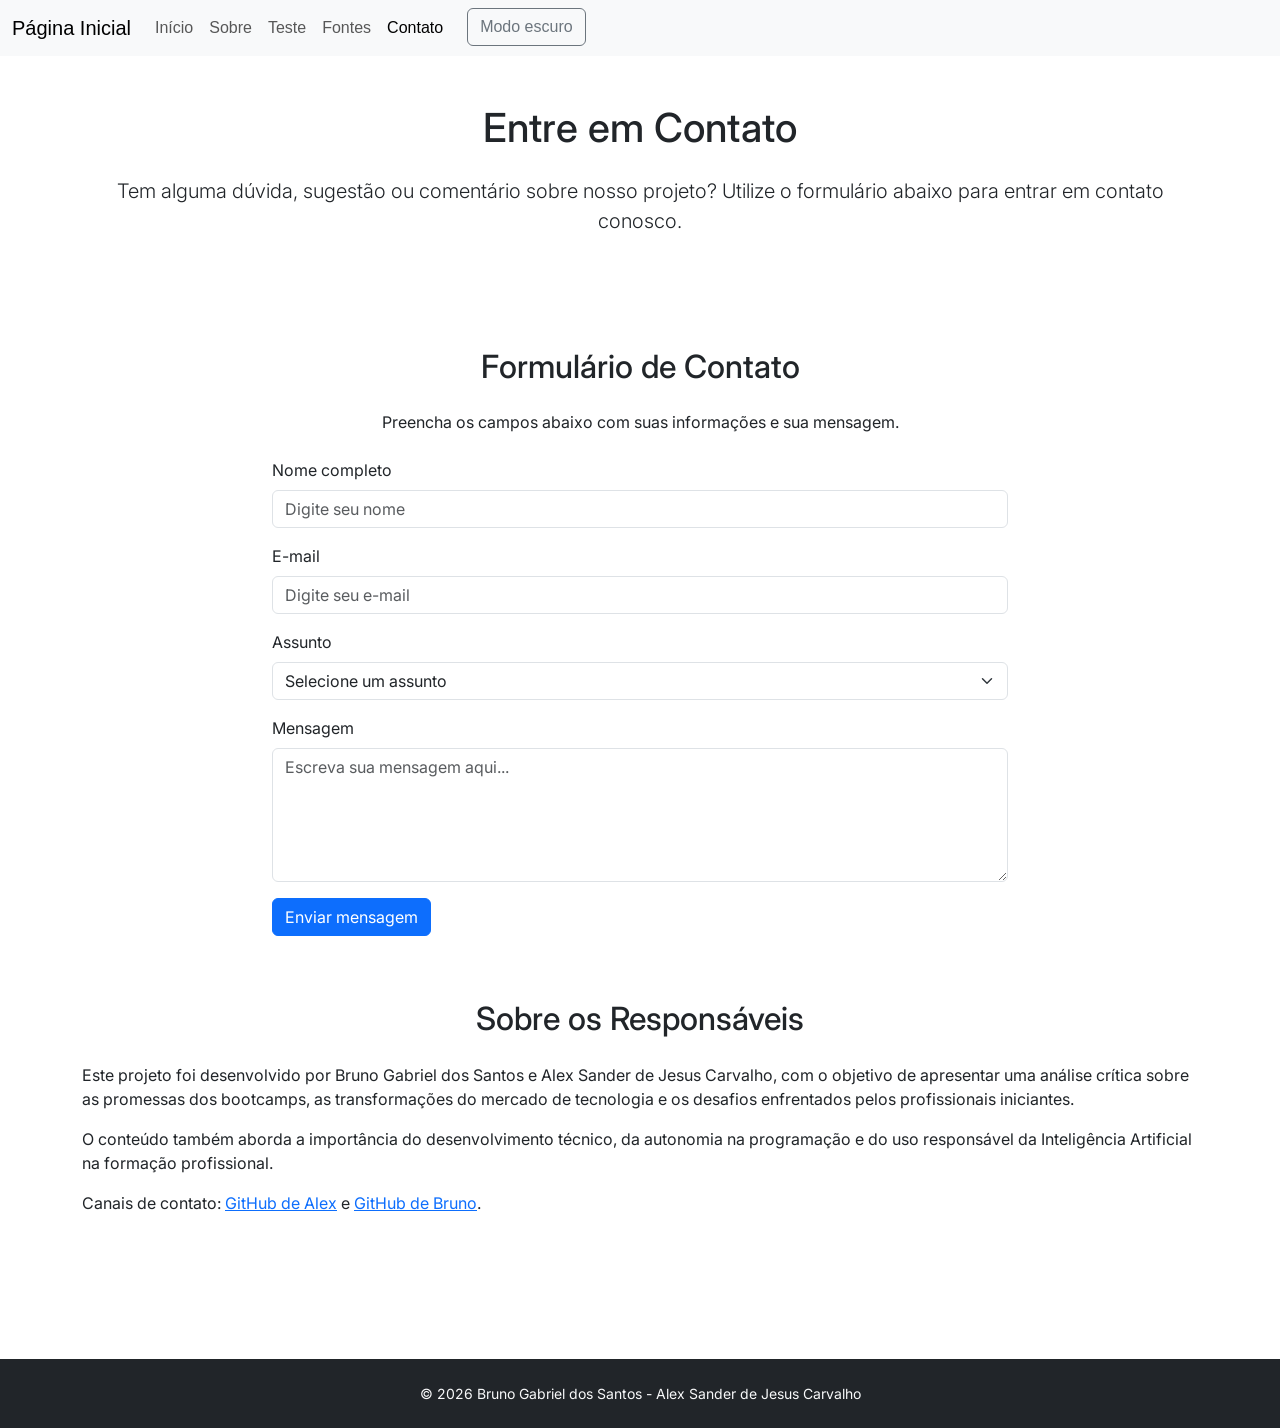
<file: contato.html>
<!DOCTYPE html>
<html lang="pt-BR">
<head>
    <meta charset="UTF-8">
    <meta name="viewport" content="width=device-width, initial-scale=1.0">
    <meta name="description" content="Entre em contato com os responsáveis pelo projeto Bootcamps e o Mercado Tech Júnior.">
    <title>Contato - Bootcamps e Mercado Tech Júnior</title>

    <link rel="preconnect" href="https://fonts.googleapis.com">
    <link rel="preconnect" href="https://fonts.gstatic.com" crossorigin>
    <link href="https://fonts.googleapis.com/css2?family=Inter:wght@400;500;600;700&display=swap" rel="stylesheet">
    <link href="https://cdn.jsdelivr.net/npm/bootstrap@5.3.3/dist/css/bootstrap.min.css" rel="stylesheet"
    integrity="sha384-QWTKZyjpPEjISv5WaRU9OFeRpok6YctnYmDr5pNlyT2bRjXh0JMhjY6hW+ALEwIH"
    crossorigin="anonymous">
    <link href="css/styles.css" rel="stylesheet">
    <script>
        try { document.documentElement.setAttribute('data-bs-theme', localStorage.getItem('tema') || 'light'); } catch (e) {}
    </script>
</head>
<body>

<header id="inicio">
    <nav class="navbar navbar-expand-lg bg-body-tertiary" aria-label="Navegação principal">
        <div class="container-fluid">
            <a class="navbar-brand" href="index.html">Página Inicial</a>

            <button class="navbar-toggler" type="button"
            data-bs-toggle="collapse" data-bs-target="#navbarNav"
            aria-controls="navbarNav" aria-expanded="false"
            aria-label="Alternar navegação">
                <span class="navbar-toggler-icon"></span>
            </button>

            <div class="collapse navbar-collapse" id="navbarNav">
                <ul class="navbar-nav">
                    <li class="nav-item">
                        <a class="nav-link" href="index.html">Início</a>
                    </li>
                    <li class="nav-item">
                        <a class="nav-link" href="sobre.html">Sobre</a>
                    </li>
                    <li class="nav-item">
                        <a class="nav-link" href="teste.html">Teste</a>
                    </li>
                    <li class="nav-item">
                        <a class="nav-link" href="fonte.html">Fontes</a>
                    </li>
                    <li class="nav-item">
                        <a class="nav-link active" aria-current="page" href="contato.html">Contato</a>
                    </li>
                    <li class="nav-item">
                        <button id="botao-tema" class="btn btn-outline-secondary ms-3" type="button">
                            Modo escuro
                        </button>
                </li>
                </ul>
            </div>
        </div>
    </nav>

    <hgroup class="container py-5">
        <h1 class="text-center mb-4">Entre em Contato</h1>
        <p class="lead text-center">
            Tem alguma dúvida, sugestão ou comentário sobre nosso projeto?
            Utilize o formulário abaixo para entrar em contato conosco.
        </p>
    </hgroup>
</header>

<main class="container py-5">

    <section class="mb-5">
        <h2 class="text-center mb-4">Formulário de Contato</h2>

        <p class="text-center mb-4">
            Preencha os campos abaixo com suas informações e sua mensagem.
        </p>

        <div class="row justify-content-center">
            <div class="col-md-8">

                <form id="formContato">

                    <div class="mb-3">
                        <label for="nome" class="form-label">Nome completo</label>
                        <input type="text" class="form-control"
                        id="nome" name="nome" autocomplete="name"
                        placeholder="Digite seu nome" required>
                    </div>

                    <div class="mb-3">
                        <label for="email" class="form-label">E-mail</label>
                        <input type="email" class="form-control"
                        id="email" name="email" autocomplete="email"
                        placeholder="Digite seu e-mail" required>
                    </div>

                    <div class="mb-3">
                        <label for="assunto" class="form-label">Assunto</label>
                        <select class="form-select" id="assunto" name="assunto" required>
                            <option value="" selected disabled>Selecione um assunto</option>
                            <option value="duvida">Dúvida sobre o projeto</option>
                            <option value="sugestao">Sugestão</option>
                            <option value="feedback">Feedback</option>
                            <option value="outro">Outro assunto</option>
                        </select>
                    </div>

                    <div class="mb-3">
                        <label for="mensagem" class="form-label">Mensagem</label>
                        <textarea class="form-control"
                        id="mensagem" name="mensagem" rows="5"
                        placeholder="Escreva sua mensagem aqui..." required></textarea>
                    </div>

                    <button type="submit" class="btn btn-primary">
                        Enviar mensagem
                    </button>

                    <div id="avisoContato" class="mt-3" role="status" aria-live="polite"></div>

                </form>

            </div>
        </div>
    </section>

    <section class="mb-5">
        <h2 class="text-center mb-4">Sobre os Responsáveis</h2>

        <p>
            Este projeto foi desenvolvido por Bruno Gabriel dos Santos
            e Alex Sander de Jesus Carvalho, com o objetivo de apresentar
            uma análise crítica sobre as promessas dos bootcamps,
            as transformações do mercado de tecnologia e os desafios
            enfrentados pelos profissionais iniciantes.
        </p>

        <p>
            O conteúdo também aborda a importância do desenvolvimento
            técnico, da autonomia na programação e do uso responsável
            da Inteligência Artificial na formação profissional.
        </p>
        <p>Canais de contato: <a href="https://github.com/Alexsander0977" target="_blank" rel="noopener noreferrer">GitHub de Alex</a> e <a href="https://github.com/BrunoGdSantos" target="_blank" rel="noopener noreferrer">GitHub de Bruno</a>.</p>
    </section>

</main>

<footer class="bg-dark text-light py-4 mt-5" id="rodape">
    <div class="container">
        <div class="text-center">
            <p class="small mb-0">&copy; 2026 Bruno Gabriel dos Santos - Alex Sander de Jesus Carvalho</p>
        </div>
    </div>
</footer>

<script src="https://cdn.jsdelivr.net/npm/bootstrap@5.3.3/dist/js/bootstrap.bundle.min.js"
integrity="sha384-YvpcrYf0tY3lHB60NNkmXc5s9fDVZLESaAA55NDzOxhy9GkcIdslK1eN7N6jIeHz"
crossorigin="anonymous"></script>

<script src="js/app.js" defer></script>
</body>
</html>
</file>
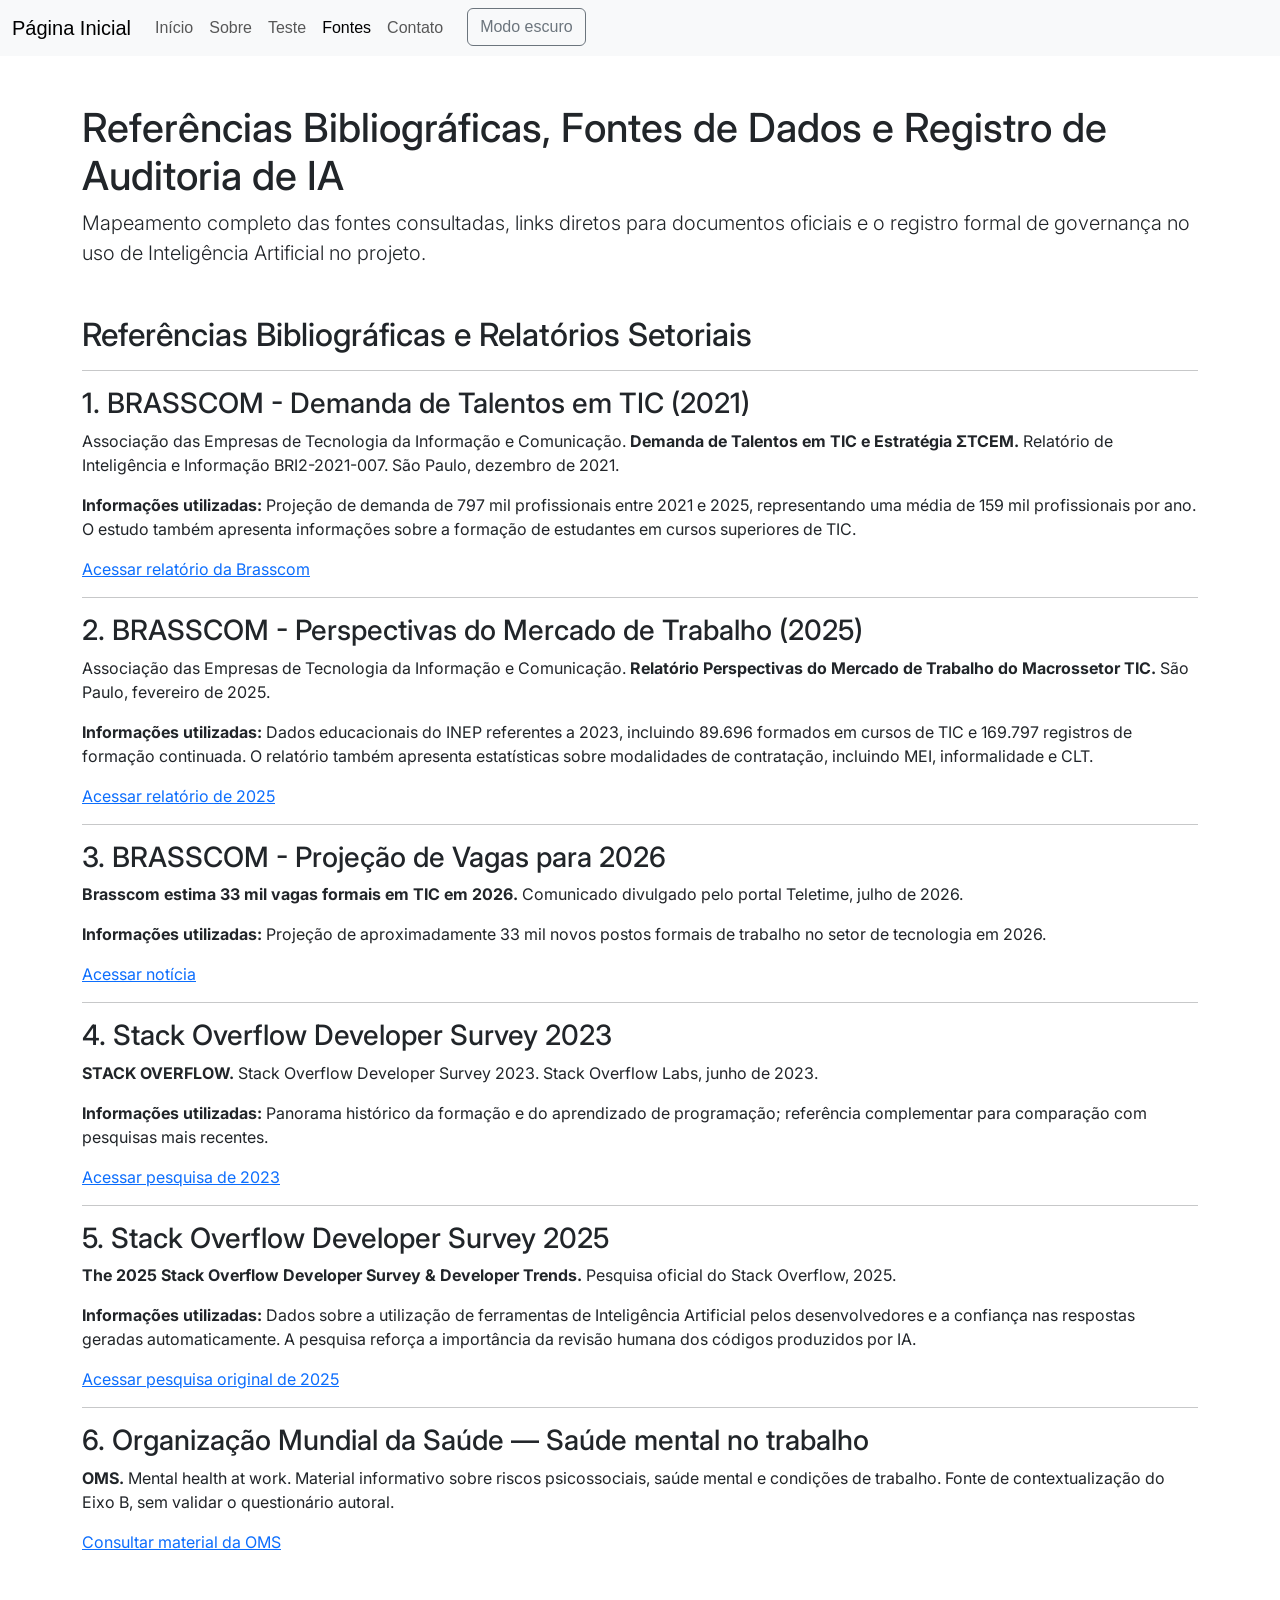
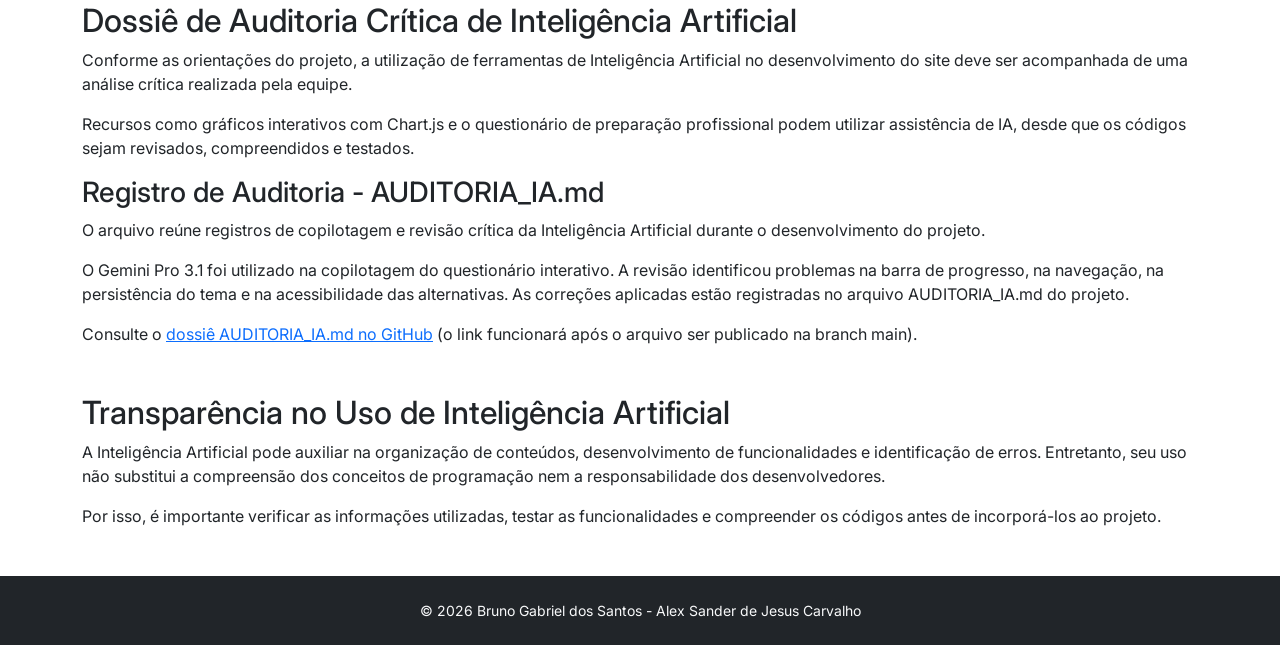
<file: fonte.html>
<!DOCTYPE html>
<html lang="pt-BR">
<head>
    <meta charset="UTF-8">
    <meta name="viewport" content="width=device-width, initial-scale=1.0">
    <meta name="description" content="Referências bibliográficas e fontes de dados sobre bootcamps e o mercado de TI.">
    <title>Fontes - Bootcamps e Mercado Tech Júnior</title>

    <link rel="preconnect" href="https://fonts.googleapis.com">
    <link rel="preconnect" href="https://fonts.gstatic.com" crossorigin>
    <link href="https://fonts.googleapis.com/css2?family=Inter:wght@400;500;600;700&display=swap" rel="stylesheet">
    <link href="https://cdn.jsdelivr.net/npm/bootstrap@5.3.3/dist/css/bootstrap.min.css" rel="stylesheet"
    integrity="sha384-QWTKZyjpPEjISv5WaRU9OFeRpok6YctnYmDr5pNlyT2bRjXh0JMhjY6hW+ALEwIH"
    crossorigin="anonymous">
    <link href="css/styles.css" rel="stylesheet">
    <script>
        try { document.documentElement.setAttribute('data-bs-theme', localStorage.getItem('tema') || 'light'); } catch (e) {}
    </script>
</head>

<body>

<header id="inicio">
    <nav class="navbar navbar-expand-lg bg-body-tertiary" aria-label="Navegação principal">
        <div class="container-fluid">
            <a class="navbar-brand" href="index.html">Página Inicial</a>

            <button class="navbar-toggler" type="button" data-bs-toggle="collapse"
            data-bs-target="#navbarNav" aria-controls="navbarNav"
            aria-expanded="false" aria-label="Alternar navegação">
                <span class="navbar-toggler-icon"></span>
            </button>

            <div class="collapse navbar-collapse" id="navbarNav">
                <ul class="navbar-nav">
                    <li class="nav-item">
                        <a class="nav-link" href="index.html">Início</a>
                    </li>
                    <li class="nav-item">
                        <a class="nav-link" href="sobre.html">Sobre</a>
                    </li>
                    <li class="nav-item">
                        <a class="nav-link" href="teste.html">Teste</a>
                    </li>
                    <li class="nav-item">
                        <a class="nav-link active" aria-current="page" href="fonte.html">Fontes</a>
                    </li>
                    <li class="nav-item">
                        <a class="nav-link" href="contato.html">Contato</a>
                    </li>
                    <li class="nav-item">
                        <button id="botao-tema" class="btn btn-outline-secondary ms-3" type="button">
                            Modo escuro
                        </button>
                </li>
                </ul>
            </div>
        </div>
    </nav>
</header>

<main class="container my-5">

    <section class="mb-5">
        <h1>Referências Bibliográficas, Fontes de Dados e Registro de Auditoria de IA</h1>

        <p class="lead">
            Mapeamento completo das fontes consultadas, links diretos para
            documentos oficiais e o registro formal de governança no uso
            de Inteligência Artificial no projeto.
        </p>
    </section>

    <section class="mb-5">
        <h2>Referências Bibliográficas e Relatórios Setoriais</h2>

        <hr>

        <h3>1. BRASSCOM - Demanda de Talentos em TIC (2021)</h3>

        <p>
            Associação das Empresas de Tecnologia da Informação e Comunicação.
            <strong>Demanda de Talentos em TIC e Estratégia ΣTCEM.</strong>
            Relatório de Inteligência e Informação BRI2-2021-007.
            São Paulo, dezembro de 2021.
        </p>

        <p>
            <strong>Informações utilizadas:</strong>
            Projeção de demanda de 797 mil profissionais entre 2021 e 2025,
            representando uma média de 159 mil profissionais por ano.
            O estudo também apresenta informações sobre a formação
            de estudantes em cursos superiores de TIC.
        </p>

        <a href="https://brasscom.org.br/wp-content/uploads/2021/12/BRI2-2021-007-01-Demanda-de-Talentos-em-TIC-e-Sigma-TCEM-v117.pdf"
        target="_blank" rel="noopener noreferrer">
            Acessar relatório da Brasscom
        </a>

        <hr>

        <h3>2. BRASSCOM - Perspectivas do Mercado de Trabalho (2025)</h3>

        <p>
            Associação das Empresas de Tecnologia da Informação e Comunicação.
            <strong>Relatório Perspectivas do Mercado de Trabalho do Macrossetor TIC.</strong>
            São Paulo, fevereiro de 2025.
        </p>

        <p>
            <strong>Informações utilizadas:</strong>
            Dados educacionais do INEP referentes a 2023,
            incluindo 89.696 formados em cursos de TIC e
            169.797 registros de formação continuada. O relatório também apresenta
            estatísticas sobre modalidades de contratação,
            incluindo MEI, informalidade e CLT.
        </p>

        <a href="https://brasscom.org.br/wp-content/uploads/2025/02/Relatorio-Perspectivas-do-Mercado-de-Trabalho.pdf"
        target="_blank" rel="noopener noreferrer">
            Acessar relatório de 2025
        </a>

        <hr>

        <h3>3. BRASSCOM - Projeção de Vagas para 2026</h3>

        <p>
            <strong>Brasscom estima 33 mil vagas formais em TIC em 2026.</strong>
            Comunicado divulgado pelo portal Teletime, julho de 2026.
        </p>

        <p>
            <strong>Informações utilizadas:</strong>
            Projeção de aproximadamente 33 mil novos postos formais
            de trabalho no setor de tecnologia em 2026.
        </p>

        <a href="https://teletime.com.br/07/07/2026/tic-33-mil-vagas-formais-2026-brasscom/"
        target="_blank" rel="noopener noreferrer">
            Acessar notícia
        </a>

        <hr>

        <h3>4. Stack Overflow Developer Survey 2023</h3>

        <p>
            <strong>STACK OVERFLOW.</strong>
            Stack Overflow Developer Survey 2023.
            Stack Overflow Labs, junho de 2023.
        </p>

        <p>
            <strong>Informações utilizadas:</strong>
            Panorama histórico da formação e do aprendizado de programação; referência complementar para comparação com pesquisas mais recentes.
        </p>

        <a href="https://survey.stackoverflow.co/2023/"
        target="_blank" rel="noopener noreferrer">
            Acessar pesquisa de 2023
        </a>

        <hr>

        <h3>5. Stack Overflow Developer Survey 2025</h3>

        <p>
            <strong>The 2025 Stack Overflow Developer Survey & Developer Trends.</strong>
            Pesquisa oficial do Stack Overflow, 2025.
        </p>

        <p>
            <strong>Informações utilizadas:</strong>
            Dados sobre a utilização de ferramentas de Inteligência Artificial
            pelos desenvolvedores e a confiança nas respostas geradas
            automaticamente. A pesquisa reforça a importância
            da revisão humana dos códigos produzidos por IA.
        </p>

        <a href="https://survey.stackoverflow.co/2025/"
        target="_blank" rel="noopener noreferrer">
            Acessar pesquisa original de 2025
        </a>

        <hr>
        <h3>6. Organização Mundial da Saúde — Saúde mental no trabalho</h3>
        <p><strong>OMS.</strong> Mental health at work. Material informativo sobre riscos psicossociais, saúde mental e condições de trabalho. Fonte de contextualização do Eixo B, sem validar o questionário autoral.</p>
        <a href="https://www.who.int/news-room/fact-sheets/detail/mental-health-at-work" target="_blank" rel="noopener noreferrer">Consultar material da OMS</a>
    </section>

    <section class="mb-5">
        <h2>Dossiê de Auditoria Crítica de Inteligência Artificial</h2>

        <p>
            Conforme as orientações do projeto, a utilização de ferramentas
            de Inteligência Artificial no desenvolvimento do site deve
            ser acompanhada de uma análise crítica realizada pela equipe.
        </p>

        <p>
            Recursos como gráficos interativos com Chart.js e o questionário
            de preparação profissional podem utilizar assistência de IA,
            desde que os códigos sejam revisados, compreendidos e testados.
        </p>

        <h3>Registro de Auditoria - AUDITORIA_IA.md</h3>

        <p>
            O arquivo reúne registros de copilotagem e revisão crítica da Inteligência Artificial durante o desenvolvimento do projeto.
        </p>

        <p>O Gemini Pro 3.1 foi utilizado na copilotagem do questionário interativo. A revisão identificou problemas na barra de progresso, na navegação, na persistência do tema e na acessibilidade das alternativas. As correções aplicadas estão registradas no arquivo AUDITORIA_IA.md do projeto.</p>
        <p>Consulte o <a href="https://github.com/BrunoGdSantos/AT5-LinkedIn-e-a-performance-da-carreira/blob/main/AUDITORIA_IA.md" target="_blank" rel="noopener noreferrer">dossiê AUDITORIA_IA.md no GitHub</a> (o link funcionará após o arquivo ser publicado na branch main).</p>
    </section>

    <section class="mb-5">
        <h2>Transparência no Uso de Inteligência Artificial</h2>

        <p>
            A Inteligência Artificial pode auxiliar na organização de conteúdos,
            desenvolvimento de funcionalidades e identificação de erros.
            Entretanto, seu uso não substitui a compreensão dos conceitos
            de programação nem a responsabilidade dos desenvolvedores.
        </p>

        <p>
            Por isso, é importante verificar as informações utilizadas,
            testar as funcionalidades e compreender os códigos antes
            de incorporá-los ao projeto.
        </p>
    </section>

</main>

<footer class="bg-dark text-light py-4 mt-5" id="rodape">
    <div class="container">
        <div class="text-center">
            <p class="small mb-0">&copy; 2026 Bruno Gabriel dos Santos - Alex Sander de Jesus Carvalho</p>
        </div>
    </div>
</footer>

<script src="https://cdn.jsdelivr.net/npm/bootstrap@5.3.3/dist/js/bootstrap.bundle.min.js"
integrity="sha384-YvpcrYf0tY3lHB60NNkmXc5s9fDVZLESaAA55NDzOxhy9GkcIdslK1eN7N6jIeHz"
crossorigin="anonymous"></script>
<script src="js/app.js" defer></script>
</body>
</html>
</file>
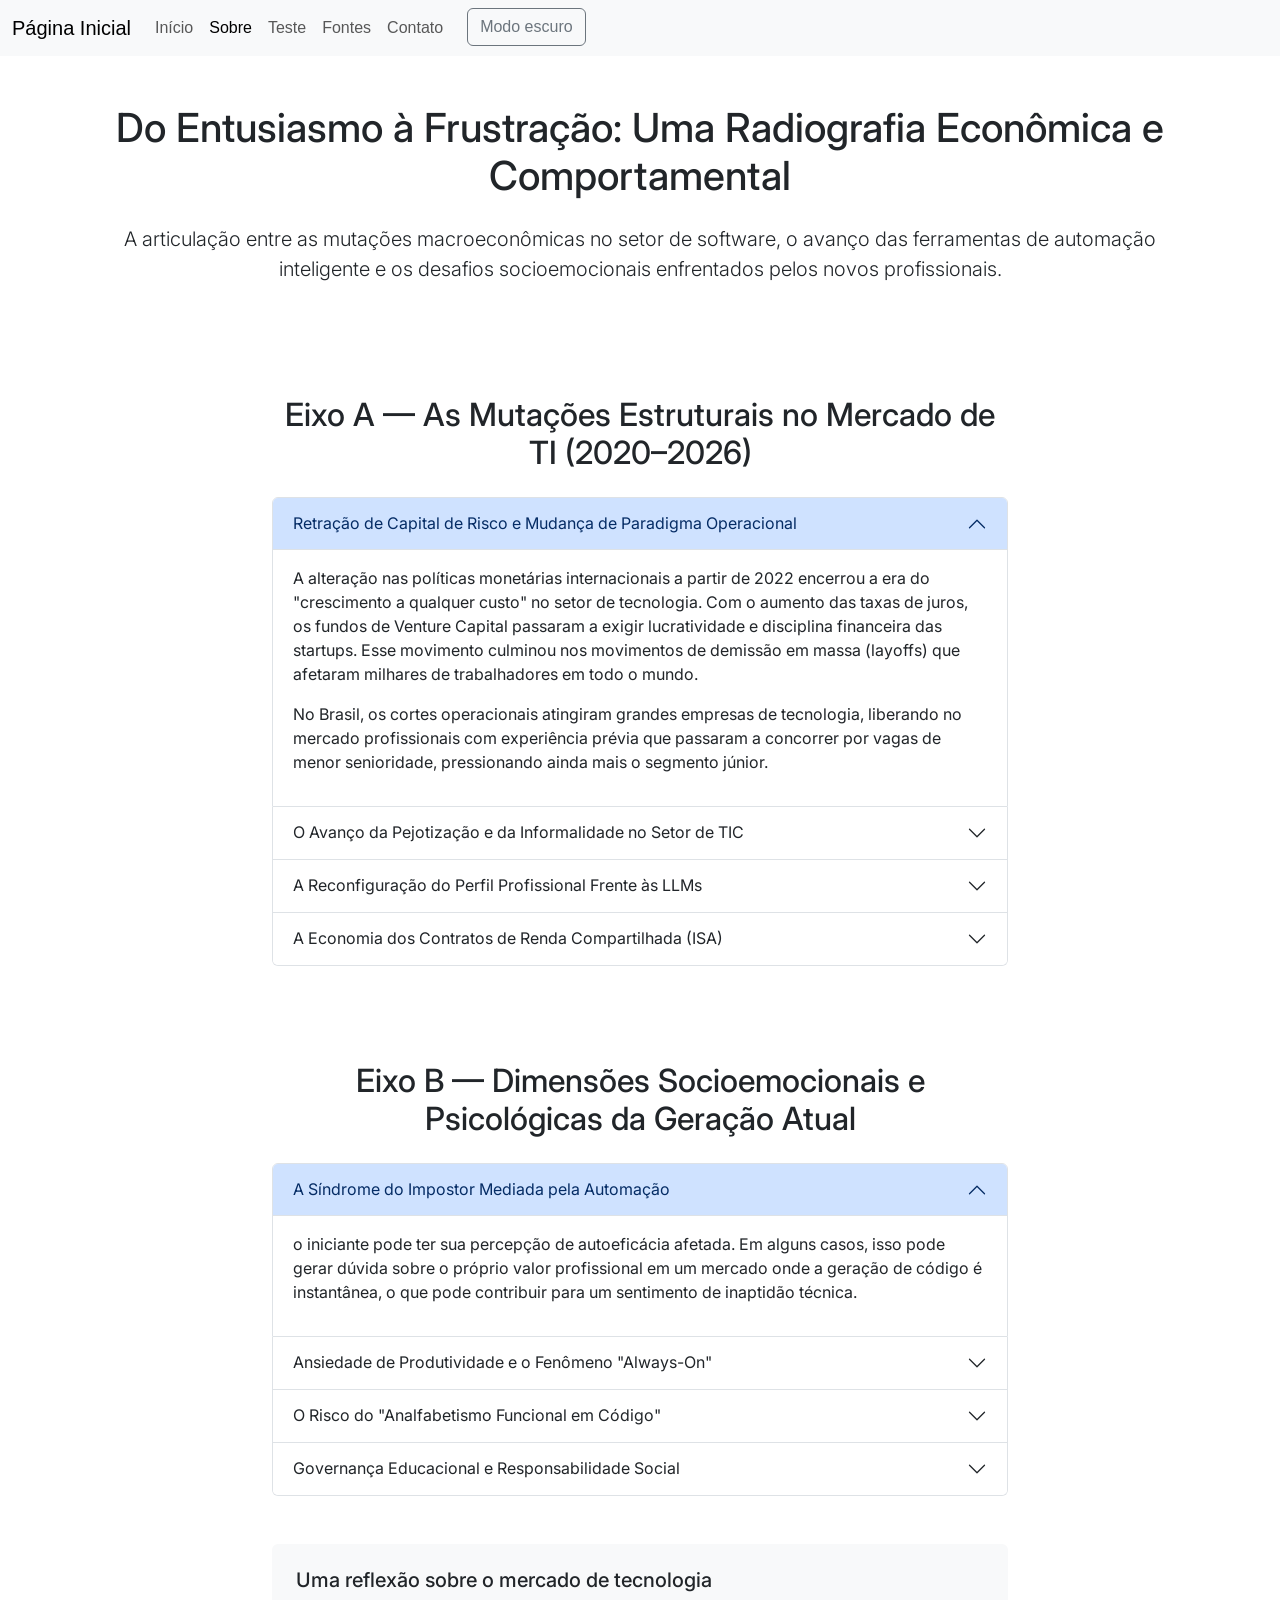
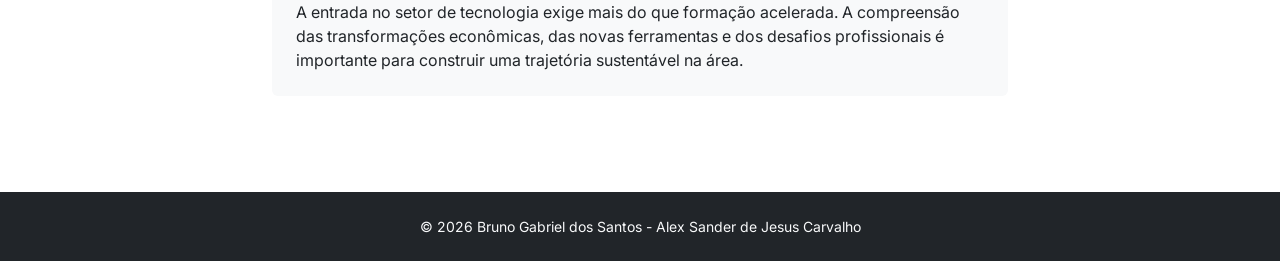
<file: sobre.html>
<!DOCTYPE html>
<html lang="pt-BR">
    <head>
        <meta charset="UTF-8">
        <meta name="viewport" content="width=device-width, initial-scale=1.0">
        <meta name="description" content="Conheça a proposta, os objetivos e a abordagem crítica do projeto sobre formação acelerada e inserção profissional no mercado de tecnologia.">
        <title>Análise Crítica e Contextualização Teórica</title>
        <link rel="preconnect" href="https://fonts.googleapis.com">
        <link rel="preconnect" href="https://fonts.gstatic.com" crossorigin>
        <link href="https://fonts.googleapis.com/css2?family=Inter:wght@400;500;600;700&display=swap" rel="stylesheet">
        <link href="https://cdn.jsdelivr.net/npm/bootstrap@5.3.3/dist/css/bootstrap.min.css" rel="stylesheet" integrity="sha384-QWTKZyjpPEjISv5WaRU9OFeRpok6YctnYmDr5pNlyT2bRjXh0JMhjY6hW+ALEwIH" crossorigin="anonymous">
        <link href="css/styles.css" rel="stylesheet">
    </head>
    <body>
        <header id="inicio">
            <nav class="navbar navbar-expand-lg bg-body-tertiary" aria-label="Navegação principal">
                <div class="container-fluid">
                    <a class="navbar-brand" href="index.html">Página Inicial</a>
                    <button class="navbar-toggler" type="button" data-bs-toggle="collapse" data-bs-target="#navbarNav" aria-controls="navbarNav" aria-expanded="false" aria-label="Alternar navegação">
                        <span class="navbar-toggler-icon"></span>
                    </button>
                    <div class="collapse navbar-collapse" id="navbarNav">
                        <ul class="navbar-nav">
                            <li class="nav-item">
                                <a class="nav-link" href="index.html">Início</a>
                            </li>
                            <li class="nav-item">
                                <a class="nav-link active" aria-current="page" href="sobre.html">Sobre</a>
                            </li>
                            <li class="nav-item">
                                <a class="nav-link" href="teste.html">Teste</a>
                            </li>
                            <li class="nav-item">
                                <a class="nav-link" href="fonte.html">Fontes</a>
                            </li>
                            <li class="nav-item">
                                <a class="nav-link" href="contato.html">Contato</a>
                            </li>
                            <li class="nav-item">
                                <button id="botao-tema" class="btn btn-outline-secondary ms-3" type="button">
                                    Tema escuro
                                </button>
                            </li>
                        </ul>
                    </div>
                </div>
            </nav>
            <div class="container py-5">
                <h1 class="text-center mb-4">Do Entusiasmo à Frustração: Uma Radiografia Econômica e Comportamental</h1>
                <p class="lead text-center">A articulação entre as mutações macroeconômicas no setor de software, o avanço das ferramentas de automação inteligente e os desafios socioemocionais enfrentados pelos novos profissionais.</p>
            </div>
        </header>

<main>

<section class="container py-5" id="mutaçoes" aria-labelledby="mutaçoes-title">
<div class="row justify-content-center">
<div class="col-lg-8">
<h2 class="text-center mb-4" id="mutaçoes-title">Eixo A — As Mutações Estruturais no Mercado de TI (2020–2026)</h2>

<div class="accordion" id="accordionEixoA">

<div class="accordion-item">
<h3 class="accordion-header">
<button class="accordion-button" type="button" data-bs-toggle="collapse" data-bs-target="#eixoA1" aria-expanded="true" aria-controls="eixoA1">
Retração de Capital de Risco e Mudança de Paradigma Operacional
</button>
</h3>
<div id="eixoA1" class="accordion-collapse collapse show" data-bs-parent="#accordionEixoA">
<div class="accordion-body">
<p>A alteração nas políticas monetárias internacionais a partir de 2022 encerrou a era do "crescimento a qualquer custo" no setor de tecnologia. Com o aumento das taxas de juros, os fundos de Venture Capital passaram a exigir lucratividade e disciplina financeira das startups. Esse movimento culminou nos movimentos de demissão em massa (layoffs) que afetaram milhares de trabalhadores em todo o mundo.</p>
<p>No Brasil, os cortes operacionais atingiram grandes empresas de tecnologia, liberando no mercado profissionais com experiência prévia que passaram a concorrer por vagas de menor senioridade, pressionando ainda mais o segmento júnior.</p>
</div>
</div>
</div>

<div class="accordion-item">
<h3 class="accordion-header">
<button class="accordion-button collapsed" type="button" data-bs-toggle="collapse" data-bs-target="#eixoA2" aria-expanded="false" aria-controls="eixoA2">
O Avanço da Pejotização e da Informalidade no Setor de TIC
</button>
</h3>
<div id="eixoA2" class="accordion-collapse collapse" data-bs-parent="#accordionEixoA">
<div class="accordion-body">
<p class="mb-3">Dados dos relatórios setoriais da Brasscom sobre o mercado de trabalho em TIC indicam que, no período entre 2022 e 2025, o crescimento de contratações sob regimes de Microempreendedor Individual (MEI), contratos de prestação de serviços (PJ) e postos informais superou a expansão dos empregos formais regidos pela CLT.</p>
<p>Para o desenvolvedor júnior, essa tendência implica maior instabilidade contratual, ausência de direitos trabalhistas tradicionais e transferência dos custos de infraestrutura e aperfeiçoamento contínuo para o próprio trabalhador, intensificando a precarização das relações de trabalho no início da carreira.</p>
</div>
</div>
</div>

<div class="accordion-item">
<h3 class="accordion-header">
<button class="accordion-button collapsed" type="button" data-bs-toggle="collapse" data-bs-target="#eixoA3" aria-expanded="false" aria-controls="eixoA3">
A Reconfiguração do Perfil Profissional Frente às LLMs
</button>
</h3>
<div id="eixoA3" class="accordion-collapse collapse" data-bs-parent="#accordionEixoA">
<div class="accordion-body">
<p>A rápida integração de modelos de linguagem de grande porte (LLMs) e assistentes de copilotagem no fluxo de desenvolvimento alterou os requisitos de entrada para profissionais iniciantes. Tarefas repetitivas de escrita de código inicial (boilerplate), geração de rotas simples e confecção de rotinas básicas de testes passaram a ser executadas de forma automatizada.</p>
<p>Consequentemente, o papel do desenvolvedor júnior deslocou-se da mera digitação de sintaxe para a auditoria crítica de código, verificação de requisitos de segurança, análise de complexidade e prevenção de bugs. As formações que continuam focadas em ensino mecânico tornaram-se incompatíveis com essa nova realidade tecnológica.</p>
</div>
</div>
</div>

<div class="accordion-item">
<h3 class="accordion-header">
<button class="accordion-button collapsed" type="button" data-bs-toggle="collapse" data-bs-target="#eixoA4" aria-expanded="false" aria-controls="eixoA4">
A Economia dos Contratos de Renda Compartilhada (ISA)
</button>
</h3>
<div id="eixoA4" class="accordion-collapse collapse" data-bs-parent="#accordionEixoA">
<div class="accordion-body">
<p>Parte significativa do modelo de negócios dos bootcamps sustentou-se no Contrato de Renda Compartilhada (Income Share Agreement — ISA). Por meio desse instrumento financeiro, o estudante realiza a formação sem pagamento imediato, comprometendo-se a repassar um percentual fixo de seus ganhos futuros (geralmente entre 15% e 20%) durante um período determinado, até atingir um teto quitatório.</p>
<p>Com a saturação do mercado e a estagnação das contratações de nível júnior, muitos egressos viram-se impossibilitados de obter uma colocação formal na área dentro dos prazos previstos, permanecendo vinculados a obrigações contratuais, pendências de auditoria de renda e insegurança financeira.</p>
</div>
</div>
</div>

</div>
</div>
</div>
</section>

<section class="container py-5" id="sindromedoimpostor" aria-labelledby="sindromedoimpostor-title">
<div class="row justify-content-center">
<div class="col-lg-8">
<h2 class="text-center mb-4" id="sindromedoimpostor-title">Eixo B — Dimensões Socioemocionais e Psicológicas da Geração Atual</h2>

<div class="accordion" id="accordionEixoB">

<div class="accordion-item">
<h3 class="accordion-header">
<button class="accordion-button" type="button" data-bs-toggle="collapse" data-bs-target="#eixoB1" aria-expanded="true" aria-controls="eixoB1">
A Síndrome do Impostor Mediada pela Automação
</button>
</h3>
<div id="eixoB1" class="accordion-collapse collapse show" data-bs-parent="#accordionEixoB">
<div class="accordion-body">
<p>o iniciante pode ter sua percepção de autoeficácia afetada. Em alguns casos, isso pode gerar dúvida sobre o próprio valor profissional em um mercado onde a geração de código é instantânea, o que pode contribuir para um sentimento de inaptidão técnica.</p>
</div>
</div>
</div>

<div class="accordion-item">
<h3 class="accordion-header">
<button class="accordion-button collapsed" type="button" data-bs-toggle="collapse" data-bs-target="#eixoB2" aria-expanded="false" aria-controls="eixoB2">
Ansiedade de Produtividade e o Fenômeno "Always-On"
</button>
</h3>
<div id="eixoB2" class="accordion-collapse collapse" data-bs-parent="#accordionEixoB">
<div class="accordion-body">
<p>alguns estudantes podem recorrer ao acúmulo de certificados de cursos livres na tentativa de sinalizar competência. Essa dinâmica pode ser agravada pela exposição contínua às redes sociais corporativas, onde o sucesso profissional alheio é enfatizado. Isso pode contribuir para a fragmentação da atenção, a exaustão pelo excesso de tempo de tela e, em casos mais intensos, para sintomas de esgotamento (burnout) antes mesmo da inserção no mercado de trabalho.</p>
<p class="small">Como referência geral sobre riscos psicossociais no contexto profissional, consulte a <a href="https://www.who.int/news-room/fact-sheets/detail/mental-health-at-work" target="_blank" rel="noopener noreferrer">Organização Mundial da Saúde</a>. Essa fonte não demonstra, isoladamente, uma relação causal entre redes sociais e burnout de estudantes.</p>
</div>
</div>
</div>

<div class="accordion-item">
<h3 class="accordion-header">
<button class="accordion-button collapsed" type="button" data-bs-toggle="collapse" data-bs-target="#eixoB3" aria-expanded="false" aria-controls="eixoB3">
O Risco do "Analfabetismo Funcional em Código"
</button>
</h3>
<div id="eixoB3" class="accordion-collapse collapse" data-bs-parent="#accordionEixoB">
<div class="accordion-body">
<p>O estudante pode conseguir publicar uma aplicação seguindo instruções passo a passo, mas ter dificuldade para raciocinar sobre a lógica subjacente, depurar erros de execução ou adaptar a arquitetura a novos requisitos funcionais.</p>
</div>
</div>
</div>

<div class="accordion-item">
<h3 class="accordion-header">
<button class="accordion-button collapsed" type="button" data-bs-toggle="collapse" data-bs-target="#eixoB4" aria-expanded="false" aria-controls="eixoB4">
Governança Educacional e Responsabilidade Social
</button>
</h3>
<div id="eixoB4" class="accordion-collapse collapse" data-bs-parent="#accordionEixoB">
<div class="accordion-body">
<p>A transição de carreira envolve investimentos de economias pessoais, reorganização familiar e projetos de vida. Instituições de ensino livre e edtechs possuem a obrigação ética de apresentar dados transparentes sobre suas taxas de empregabilidade, evitando a divulgação de métricas imprecisas ou promessas irrealistas de rápida colocação profissional em cenários de retração de mercado.</p>
</div>
</div>
</div>

</div>
</div>
</div>
</section>

<aside class="container pb-5">
<div class="row justify-content-center">
<div class="col-lg-8">
<div class="p-4 rounded bg-body-tertiary">
<h3 class="h5">Uma reflexão sobre o mercado de tecnologia</h3>
<p class="mb-0">A entrada no setor de tecnologia exige mais do que formação acelerada. A compreensão das transformações econômicas, das novas ferramentas e dos desafios profissionais é importante para construir uma trajetória sustentável na área.</p>
</div>
</div>
</div>
</aside>

</main>

<footer class="bg-dark text-light py-4 mt-5" id="rodape">
  <div class="container">
    <div class="text-center">
      <p class="small mb-0">&copy; 2026 Bruno Gabriel dos Santos - Alex Sander de Jesus Carvalho</p>
    </div>
  </div>
</footer>
        <script src="https://cdn.jsdelivr.net/npm/bootstrap@5.3.3/dist/js/bootstrap.bundle.min.js" integrity="sha384-YvpcrYf0tY3lHB60NNkmXc5s9fDVZLESaAA55NDzOxhy9GkcIdslK1eN7N6jIeHz" crossorigin="anonymous"></script>
        <script src="js/app.js" defer></script>
    </body>
</html>
</file>
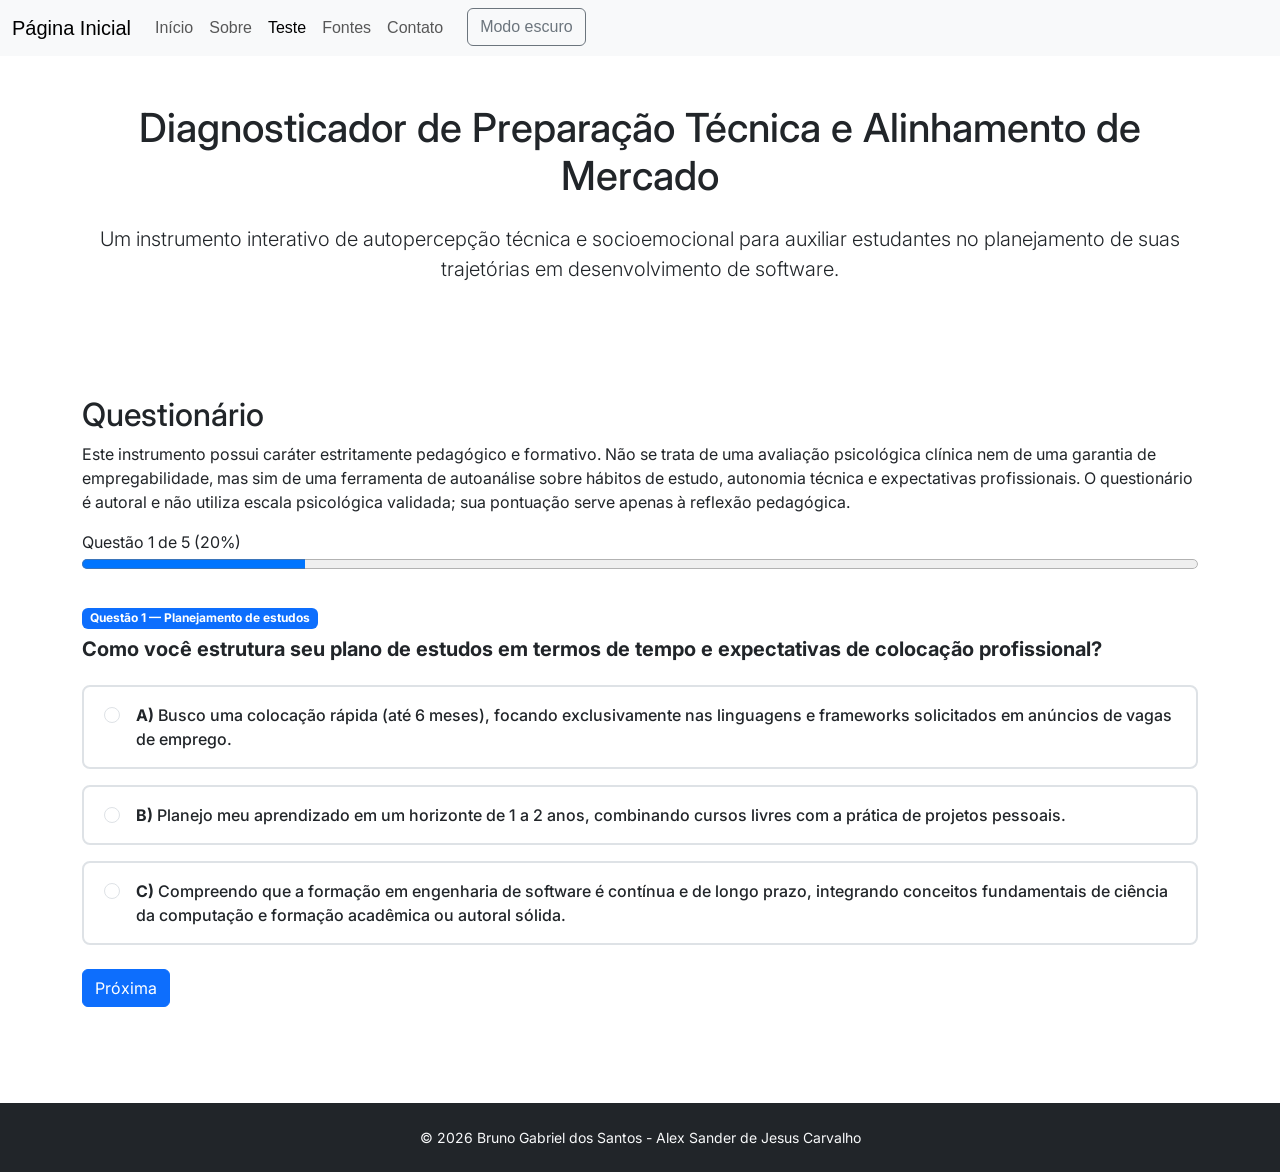
<file: teste.html>
<!DOCTYPE html>
<html lang="pt-BR">
    <head>
        <meta charset="UTF-8">
        <meta name="viewport" content="width=device-width, initial-scale=1.0">
        <meta name="description" content="Avalie sua preparação técnica e socioemocional para ingressar no mercado de desenvolvimento de software por meio de um questionário interativo.">
        <title>Teste | Bootcamps e o Mercado Tech Júnior</title>
        <link rel="preconnect" href="https://fonts.googleapis.com">
        <link rel="preconnect" href="https://fonts.gstatic.com" crossorigin>
        <link href="https://fonts.googleapis.com/css2?family=Inter:wght@400;500;600;700&display=swap" rel="stylesheet">
        <link href="https://cdn.jsdelivr.net/npm/bootstrap@5.3.3/dist/css/bootstrap.min.css" rel="stylesheet" integrity="sha384-QWTKZyjpPEjISv5WaRU9OFeRpok6YctnYmDr5pNlyT2bRjXh0JMhjY6hW+ALEwIH" crossorigin="anonymous">
        <link href="css/styles.css" rel="stylesheet">
        <script>
        try { document.documentElement.setAttribute('data-bs-theme', localStorage.getItem('tema') || 'light'); } catch (e) {}
    </script>
</head>
    <body>
        <header id="inicio">
            <nav class="navbar navbar-expand-lg bg-body-tertiary" aria-label="Navegação principal">
                <div class="container-fluid">
                    <a class="navbar-brand" href="index.html">Página Inicial</a>
                    <button class="navbar-toggler" type="button" data-bs-toggle="collapse" data-bs-target="#navbarNav" aria-controls="navbarNav" aria-expanded="false" aria-label="Alternar navegação">
                        <span class="navbar-toggler-icon"></span>
                    </button>
                    <div class="collapse navbar-collapse" id="navbarNav">
                        <ul class="navbar-nav">
                            <li class="nav-item">
                                <a class="nav-link" href="index.html">Início</a>
                            </li>
                            <li class="nav-item">
                                <a class="nav-link" href="sobre.html">Sobre</a>
                            </li>
                            <li class="nav-item">
                                <a class="nav-link active" aria-current="page" href="teste.html">Teste</a>
                            </li>
                            <li class="nav-item">
                                <a class="nav-link" href="fonte.html">Fontes</a>
                            </li>
                             <li class="nav-item">
                                <a class="nav-link" href="contato.html">Contato</a>
                            </li>
                            <li class="nav-item">
                                <button id="botao-tema" class="btn btn-outline-secondary ms-3" type="button">
                                    Modo escuro
                                </button>
                        </li>
                </ul>
                    </div>
                </div>
            </nav>
            <hgroup class="container py-5">
                <h1 class="text-center mb-4">Diagnosticador de Preparação Técnica e Alinhamento de Mercado</h1>
                <p class="lead text-center">Um instrumento interativo de autopercepção técnica e socioemocional para auxiliar estudantes no planejamento de suas trajetórias em desenvolvimento de software.</p>
            </hgroup>
        </header>

        <main class="container py-5">
            <section aria-labelledby="titulo-questionario">
            <h2 id="titulo-questionario">Questionário</h2>
            <p>Este instrumento possui caráter estritamente pedagógico e formativo. Não se trata de uma avaliação psicológica clínica nem de uma garantia de empregabilidade, mas sim de uma ferramenta de autoanálise sobre hábitos de estudo, autonomia técnica e expectativas profissionais. O questionário é autoral e não utiliza escala psicológica validada; sua pontuação serve apenas à reflexão pedagógica.</p>
            
            <!-- Barra de Progresso -->
            <div id="progresso-container" class="mb-4">
                <span id="progresso-texto">Questão 1 de 5</span> (<span id="progresso-porcentagem">20%</span>)
                <progress id="barra-progresso" value="20" max="100" class="barra-progresso" aria-label="Progresso do teste"></progress>
            </div>

            <!-- Local onde o JS vai renderizar as perguntas -->
            <div id="quiz-container"></div>
            
            <!-- Aviso de erro caso tente pular a questão -->
            <p id="alerta-validacao" role="alert" class="text-danger d-none">Por favor, selecione uma resposta antes de prosseguir.</p>

            <!-- Botões de Navegação -->
            
            <div class="mt-4">
                <button id="btn-anterior" class="btn btn-secondary d-none" type="button">Anterior</button>

                <button id="btn-proximo" class="btn btn-primary" type="button">Próxima</button>

                <button id="btn-finalizar" class="btn btn-success d-none" type="button">Finalizar e Ver Resultado</button>
            </div>


            </section>

            <!-- Resultado Final (Fica oculto até terminar) -->
            <div id="resultado-container" class="d-none mt-5">
                <h2>Resultado do Questionário</h2>
                <h3 id="resultado-pontuacao"></h3>
                <h4 id="resultado-perfil"></h4>
                <p>Leitura do seu perfil: <span id="resultado-diagnostico"></span></p>
                <p>Recomendação Pedagógica: <span id="resultado-recomendacao"></span></p>
                <button type="button" id="btn-reiniciar" class="btn btn-outline-primary mt-3">Refazer o Teste</button>
            </div>
        </main>

        <footer class="bg-dark text-light py-4 mt-5" id="rodape">
            <div class="container">
                <div class="text-center">
                    <p class="small mb-0">&copy; 2026 Bruno Gabriel dos Santos - Alex Sander de Jesus Carvalho</p>
                </div>
            </div>
        </footer>
        
        <script src="https://cdn.jsdelivr.net/npm/bootstrap@5.3.3/dist/js/bootstrap.bundle.min.js" integrity="sha384-YvpcrYf0tY3lHB60NNkmXc5s9fDVZLESaAA55NDzOxhy9GkcIdslK1eN7N6jIeHz" crossorigin="anonymous"></script>
        <script src="js/app.js" defer></script>
    </body>
</html>
</file>
<file: css/styles.css>
/* Importação de Tipografia */
@import url('https://fonts.googleapis.com/css2?family=Inter:wght@400;500;600;700&display=swap');

/* ==================================================
   VARIÁVEIS DO DESIGN SYSTEM (:root)
================================================== */
:root {
    --fonte-principal: 'Inter', sans-serif;
    --cor-primaria: #0d6efd;
    --cor-superficie: #ffffff;
    --transicao-suave: 0.3s ease-in-out;
}

body {
    font-family: var(--fonte-principal);
    -webkit-font-smoothing: antialiased;
}

/* ==================================================
   MICROINTERAÇÕES NOS CARDS
================================================== */
.card {
    transition: transform var(--transicao-suave), box-shadow var(--transicao-suave);
    border: 1px solid rgba(0,0,0,0.1);
}

.card:hover {
    transform: translateY(-6px);
    box-shadow: 0 10px 20px rgba(0,0,0,0.08);
}

/* ==================================================
   ESTRUTURA RESPONSIVA DO GRÁFICO (CRÍTICO)
================================================== */
.grafico-container {
    position: relative;
    /* Altura fixa garante que o gráfico não desapareça ou esmague no celular */
    height: 400px; 
    width: 100%;
    transition: box-shadow var(--transicao-suave);
}

.grafico-container:hover {
    box-shadow: 0 8px 24px rgba(0,0,0,0.12) !important;
}

/* ==================================================
   ACESSIBILIDADE
================================================== */
*:focus-visible {
    outline: 3px solid var(--cor-primaria);
    outline-offset: 3px;
    border-radius: 4px;
}

/* ==================================================
   ESTILIZAÇÃO DO QUESTIONÁRIO (NOVO)
================================================== */
.alternativa-card {
    border: 2px solid var(--bs-border-color);
    border-radius: 8px;
    padding: 1rem 1.25rem;
    cursor: pointer;
    transition: all 0.3s ease;
    background-color: var(--bs-body-bg);
    color: var(--bs-body-color);
}
.alternativa-card,
.alternativa-card * {
    color: var(--bs-body-color) !important;
}

.alternativa-card:hover {
    border-color: var(--cor-primaria);
    background-color: rgba(13, 110, 253, 0.02);
}

.alternativa-card.selecionada {
    border-color: var(--cor-primaria);
    background-color: rgba(13, 110, 253, 0.08);
    box-shadow: 0 0 0 1px var(--cor-primaria);
}

/* Transições suaves para a barra de progresso */
.transition-all {
    transition: width 0.4s ease-in-out;
}

.navbar {
    font-family: Arial, sans-serif;
    font-size: 16px;
}

body {
    background-color: var(--bs-body-bg);
    color: var(--bs-body-color);
}

.navbar {
    background-color: var(--bs-tertiary-bg) !important;
}



.barra-progresso { width: 100%; height: 20px; }
</file>
